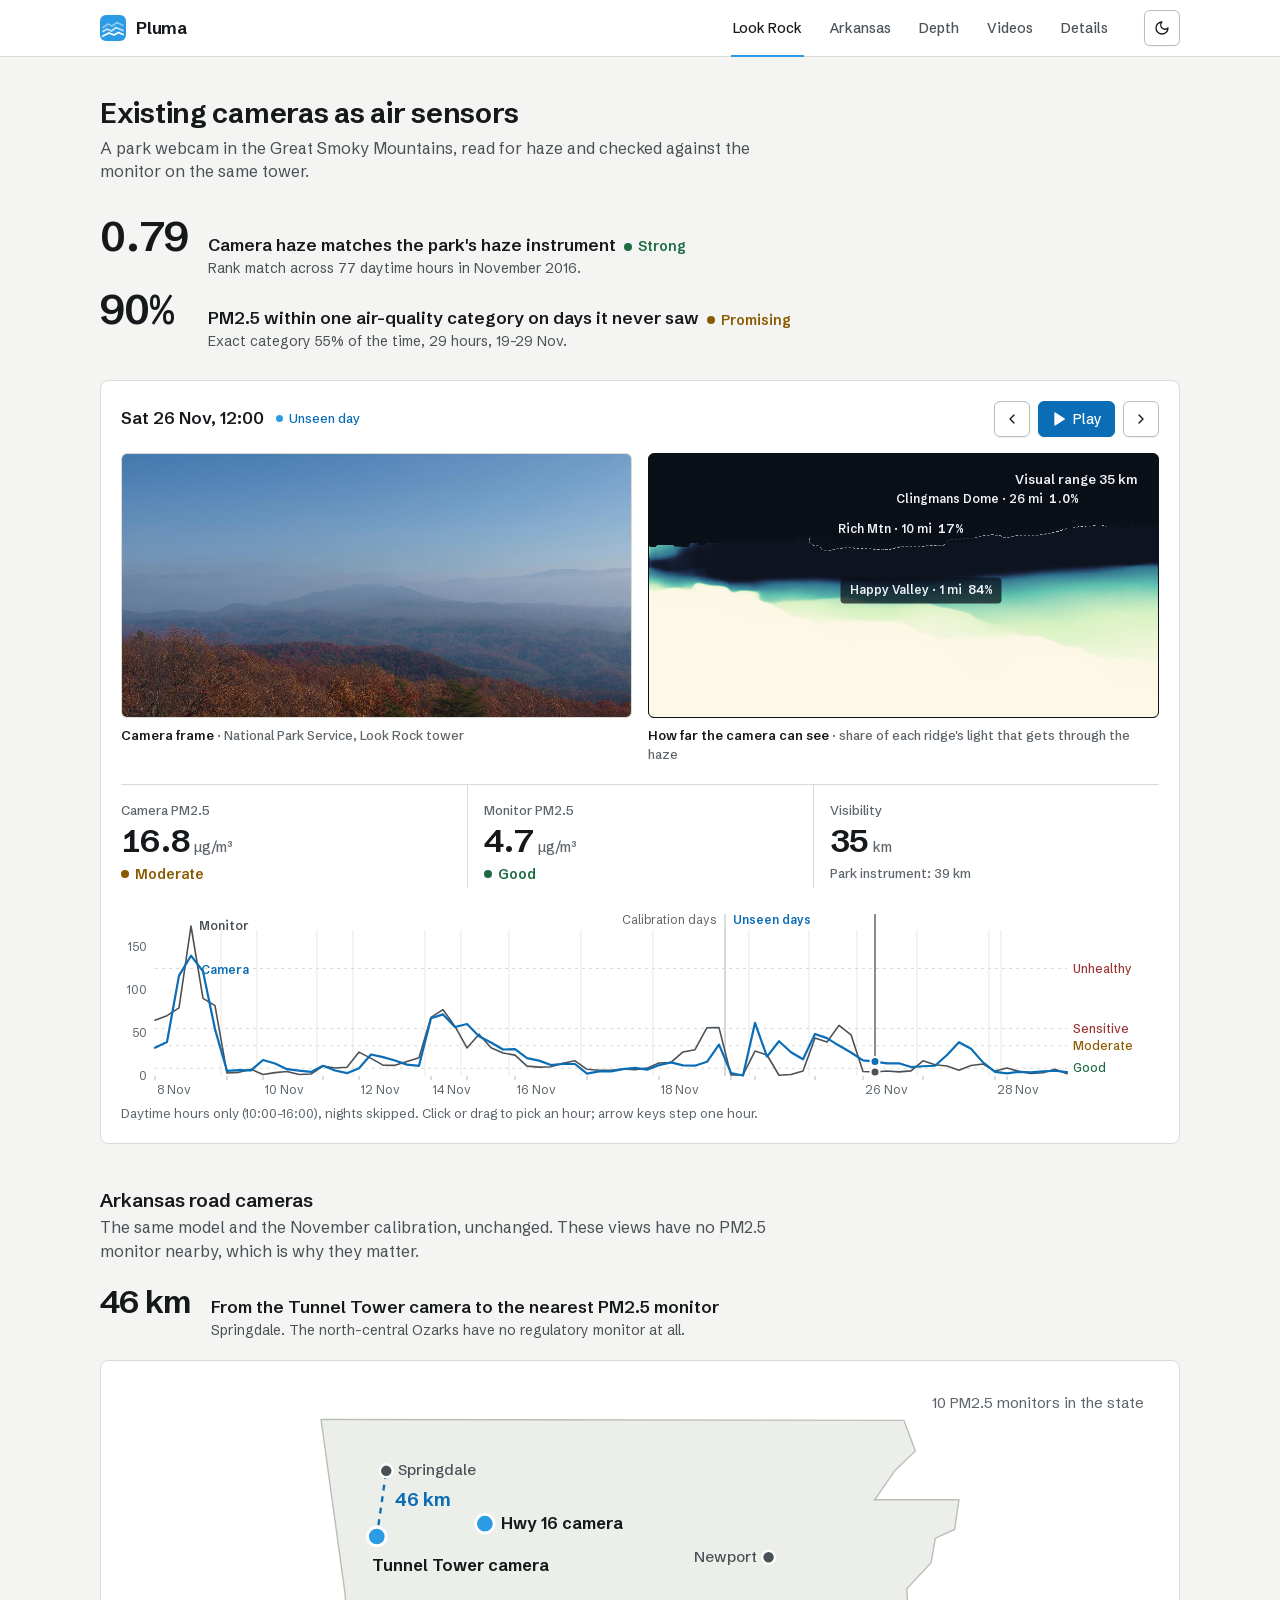
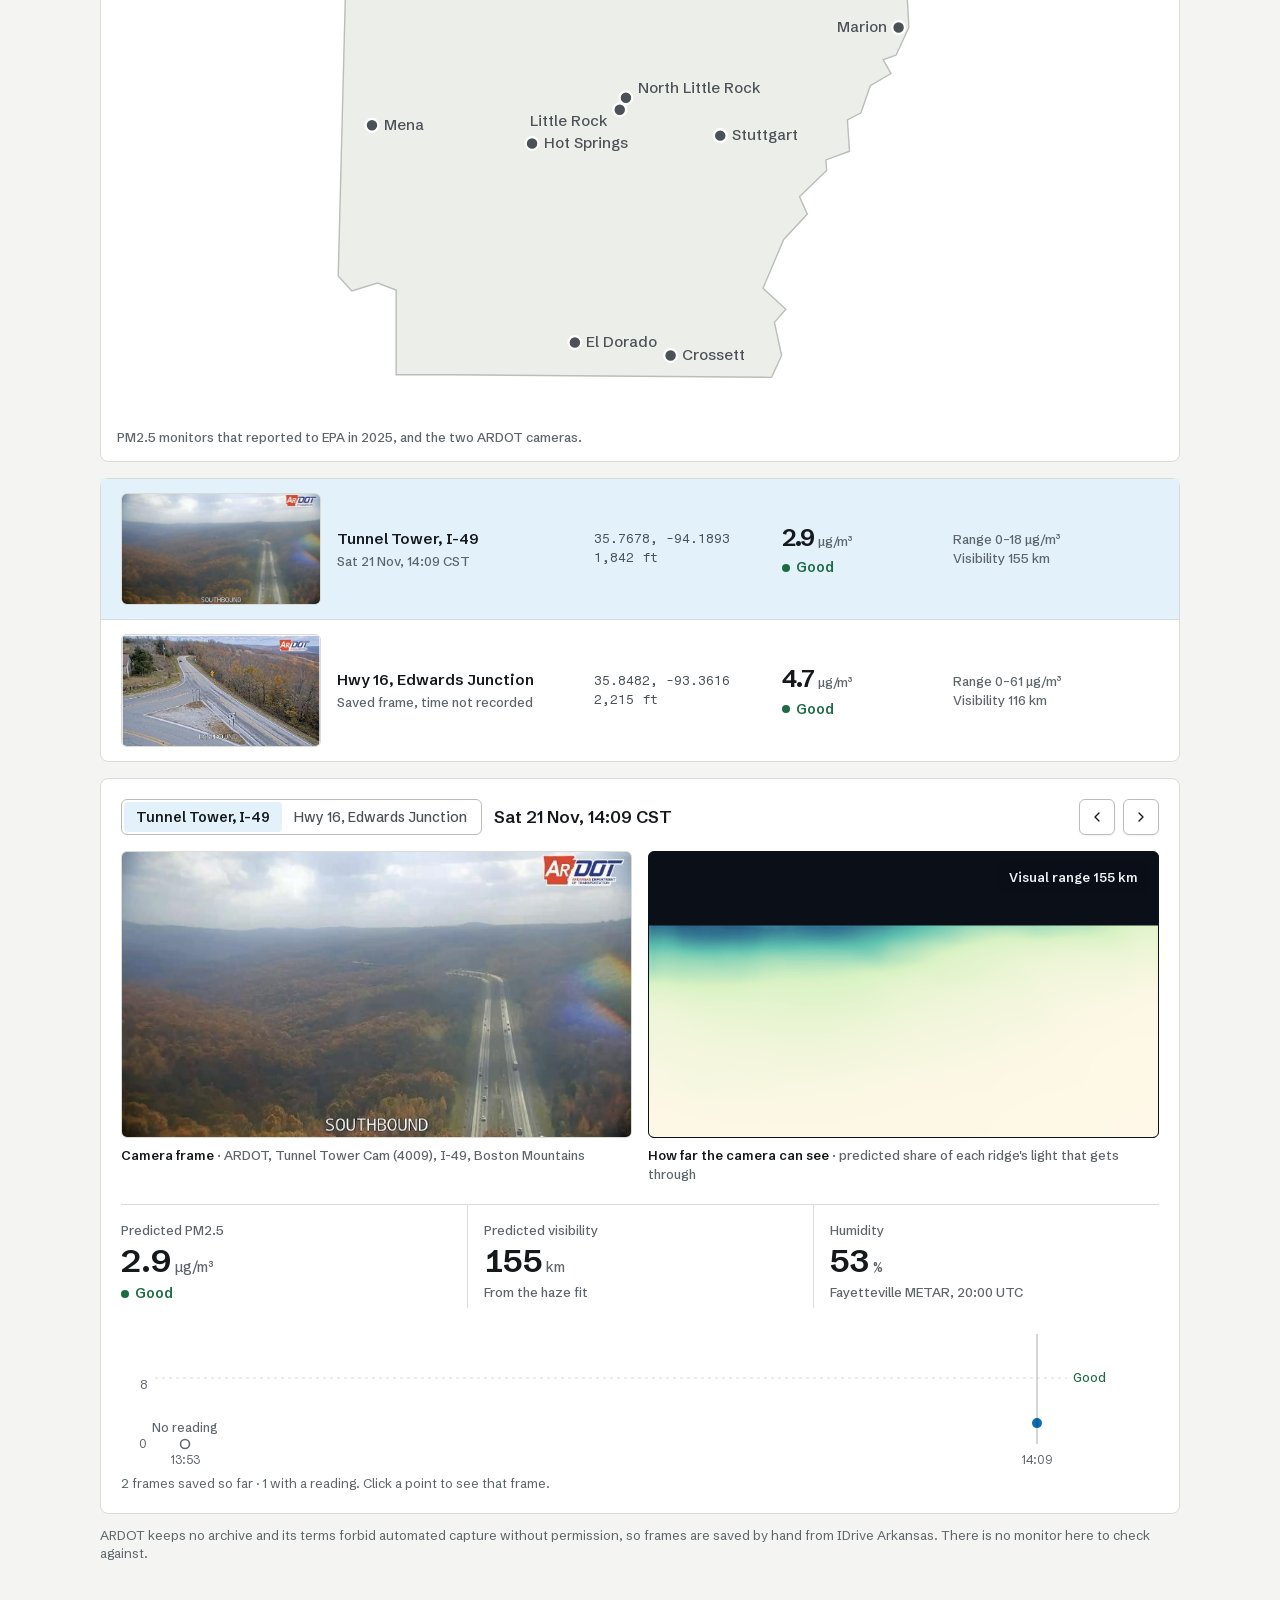
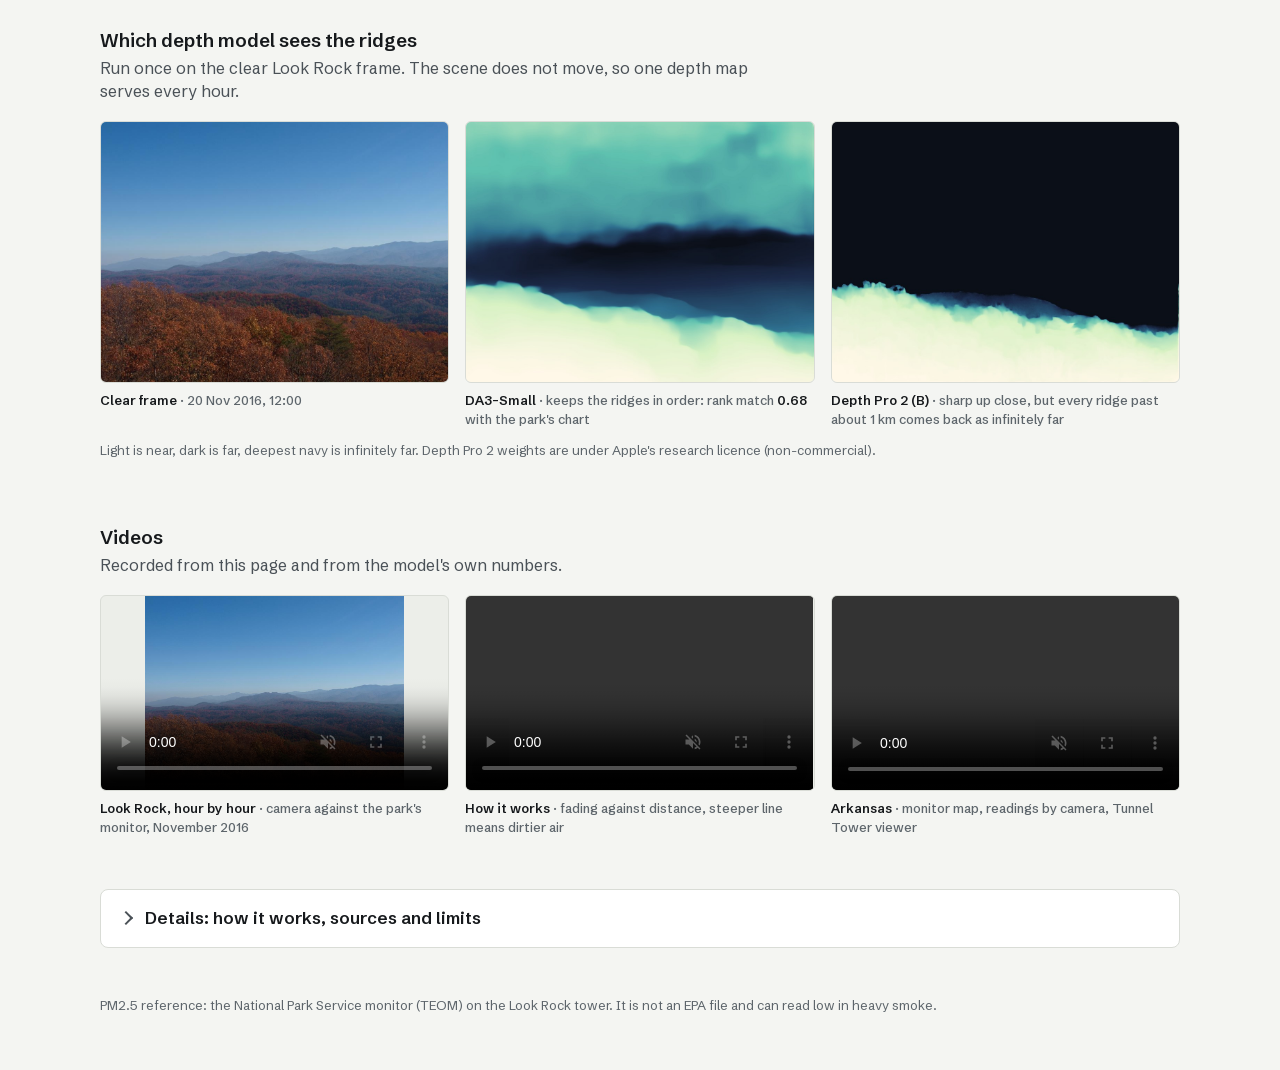
<file: site/index.html>
<!doctype html>
<html lang="en">
<head>
<meta charset="utf-8">
<meta name="viewport" content="width=device-width, initial-scale=1, viewport-fit=cover">
<title>Pluma</title>
<link rel="stylesheet" href="fonts.css">
<link rel="stylesheet" href="styles.css?v=19">
</head>
<body>
<header class="topbar">
  <div class="wrap">
    <a class="brand" href="#" aria-label="Pluma">
      <!-- mark: three ridgelines fading with distance -->
      <svg width="26" height="26" viewBox="0 0 26 26" aria-hidden="true">
        <rect width="26" height="26" rx="6" fill="var(--sky)"/>
        <path d="M3 12.5 L8 9 L12 11 L17 7.5 L23 10.5" fill="none" stroke="#fff" stroke-width="1.8" stroke-linejoin="round" stroke-linecap="round" opacity=".45"/>
        <path d="M3 16.5 L7 14 L11.5 16 L16 12.5 L23 15.5" fill="none" stroke="#fff" stroke-width="1.8" stroke-linejoin="round" stroke-linecap="round" opacity=".72"/>
        <path d="M3 21 L9 18 L14 20 L18.5 17.5 L23 19.5" fill="none" stroke="#fff" stroke-width="1.8" stroke-linejoin="round" stroke-linecap="round"/>
      </svg>
      <span>Pluma</span>
    </a>
    <nav class="nav" aria-label="Sections">
      <a href="#lookrock" aria-current="true" class="keep">Look Rock</a>
      <a href="#arkansas">Arkansas</a>
      <a href="#depth">Depth</a>
      <a href="#videos">Videos</a>
      <a href="#details">Details</a>
    </nav>
    <button class="btn icon" id="theme" aria-label="Switch light or dark">
      <svg viewBox="0 0 24 24" fill="none" stroke="currentColor" stroke-width="2" stroke-linecap="round" stroke-linejoin="round"><path d="M12 3a6 6 0 0 0 9 9 9 9 0 1 1-9-9Z"/></svg>
    </button>
  </div>
</header>

<main class="wrap">
  <section class="lead" id="lookrock">
    <h1>Existing cameras as air sensors</h1>
    <p class="sub">A park webcam in the Great Smoky Mountains, read for haze and checked against the monitor on the same tower.</p>

    <div class="answer">
      <div class="num" id="rho-ext">0.79</div>
      <div class="line">Camera haze matches the park's haze instrument<span class="status strong">Strong</span>
        <small id="rho-ext-note">Rank match across 77 daytime hours in November 2016.</small></div>
      <div class="num" id="cat-within">90%</div>
      <div class="line">PM2.5 within one air-quality category on days it never saw<span class="status promising">Promising</span>
        <small id="cat-note">Exact category 55% of the time, 29 hours, 19–29 Nov.</small></div>
    </div>
  </section>

  <div class="sheet viewer" aria-label="Hour by hour viewer">
    <div class="viewer-head">
      <div class="when" id="when">—</div>
      <div class="split" id="split">—</div>
      <div class="controls">
        <button class="btn icon" id="prev" aria-label="Previous hour"><svg viewBox="0 0 24 24" fill="none" stroke="currentColor" stroke-width="2" stroke-linecap="round" stroke-linejoin="round"><path d="m15 18-6-6 6-6"/></svg></button>
        <button class="btn primary" id="play" aria-label="Play"><svg id="play-ic" viewBox="0 0 24 24" fill="currentColor" stroke="currentColor" stroke-width="2" stroke-linejoin="round"><polygon points="6 3 20 12 6 21 6 3"/></svg><span id="play-tx">Play</span></button>
        <button class="btn icon" id="next" aria-label="Next hour"><svg viewBox="0 0 24 24" fill="none" stroke="currentColor" stroke-width="2" stroke-linecap="round" stroke-linejoin="round"><path d="m9 18 6-6-6-6"/></svg></button>
      </div>
    </div>

    <div class="pair">
      <figure class="pane">
        <div class="frame"><img id="photo" src="frames/grsm_20161126_1200.jpg" alt="Look Rock camera frame"></div>
        <figcaption><b>Camera frame</b> · National Park Service, Look Rock tower</figcaption>
      </figure>
      <figure class="pane">
        <div class="frame" id="sight-frame"><canvas id="sight" width="1000" height="520"></canvas><div class="vr-tag" id="vr-tag"></div></div>
        <figcaption><b>How far the camera can see</b> · share of each ridge's light that gets through the haze</figcaption>
      </figure>
    </div>

    <div class="readout">
      <div><div class="label">Camera PM2.5</div><div class="big" id="cam">—</div><div class="cat" id="cam-cat"></div></div>
      <div><div class="label">Monitor PM2.5</div><div class="big" id="mon">—</div><div class="cat" id="mon-cat"></div></div>
      <div><div class="label">Visibility</div><div class="big" id="vis">—</div><div class="delta" id="vis-site"></div></div>
    </div>

    <div class="timeline">
      <svg id="tl" role="slider" aria-label="Choose an hour" tabindex="0"></svg>
      <div class="hint">Daytime hours only (10:00–16:00), nights skipped. Click or drag to pick an hour; arrow keys step one hour.</div>
    </div>
  </div>

  <section class="block" id="arkansas">
    <h2>Arkansas road cameras</h2>
    <p class="sub">The same model and the November calibration, unchanged. These views have no PM2.5 monitor nearby, which is why they matter.</p>
    <div class="answer compact">
      <div class="num">46 km</div>
      <div class="line">From the Tunnel Tower camera to the nearest PM2.5 monitor
        <small>Springdale. The north-central Ozarks have no regulatory monitor at all.</small></div>
    </div>
    <figure class="sheet map-sheet" id="ark-map-wrap"><svg id="ark-map" viewBox="0 0 900 560" role="img" aria-label="Map of Arkansas PM2.5 monitors and the cameras"></svg>
      <figcaption>PM2.5 monitors that reported to EPA in 2025, and the two ARDOT cameras.</figcaption></figure>
    <div class="sheet now" id="ark-now" aria-label="Latest readings"></div>
    <div class="sheet viewer" id="ark-viewer" aria-label="Arkansas camera viewer">
      <div class="viewer-head">
        <div class="seg" role="group" aria-label="Camera" id="ark-cams"></div>
        <div class="when" id="ark-when">—</div>
        <div class="controls">
          <button class="btn icon" id="ark-prev" aria-label="Previous frame"><svg viewBox="0 0 24 24" fill="none" stroke="currentColor" stroke-width="2" stroke-linecap="round" stroke-linejoin="round"><path d="m15 18-6-6 6-6"/></svg></button>
          <button class="btn icon" id="ark-next" aria-label="Next frame"><svg viewBox="0 0 24 24" fill="none" stroke="currentColor" stroke-width="2" stroke-linecap="round" stroke-linejoin="round"><path d="m9 18 6-6-6-6"/></svg></button>
        </div>
      </div>
      <div class="pair">
        <figure class="pane">
          <div class="frame cam-frame"><img id="ark-photo" src="arkansas/tunnel/frames/ardot_4009_tunnel_tower_20261121_1353CST.jpg" alt="ARDOT camera frame"></div>
          <figcaption id="ark-cap1"><b>Camera frame</b></figcaption>
        </figure>
        <figure class="pane">
          <div class="frame cam-frame dark-frame" id="ark-sight-frame"><canvas id="ark-sight"></canvas><img id="ark-depth" src="arkansas/tunnel/depth.jpg" alt="Depth map" hidden><div class="vr-tag" id="ark-tag"></div></div>
          <figcaption id="ark-cap2"><b>How far the camera can see</b> · predicted share of each ridge's light that gets through</figcaption>
        </figure>
      </div>
      <div class="readout">
        <div><div class="label">Predicted PM2.5</div><div class="big" id="ark-pm">—</div><div class="cat" id="ark-cat"></div></div>
        <div><div class="label">Predicted visibility</div><div class="big" id="ark-vis">—</div><div class="delta" id="ark-vis-note"></div></div>
        <div><div class="label">Humidity</div><div class="big" id="ark-rh">—</div><div class="delta" id="ark-rh-src"></div></div>
      </div>
      <p class="why" id="ark-why" hidden></p>
      <div class="timeline">
        <svg id="ark-tl" role="slider" aria-label="Choose a frame" tabindex="0"></svg>
        <div class="hint" id="ark-hint"></div>
      </div>
    </div>
    <p class="note">ARDOT keeps no archive and its terms forbid automated capture without permission, so frames are saved by hand from IDrive Arkansas. There is no monitor here to check against.</p>
  </section>

  <section class="block" id="depth">
    <h2>Which depth model sees the ridges</h2>
    <p class="sub">Run once on the clear Look Rock frame. The scene does not move, so one depth map serves every hour.</p>
    <div class="trio">
      <figure class="pane"><div class="frame"><img src="depth/source.jpg" alt="Look Rock clear frame, 20 Nov 2016"></div>
        <figcaption><b>Clear frame</b> · 20 Nov 2016, 12:00</figcaption></figure>
      <figure class="pane"><div class="frame"><img src="depth/da3.jpg" alt="DA3 depth map"></div>
        <figcaption><b>DA3-Small</b> · keeps the ridges in order: rank match <b>0.68</b> with the park's chart</figcaption></figure>
      <figure class="pane"><div class="frame"><img src="depth/dp2.jpg" alt="Depth Pro 2 depth map"></div>
        <figcaption><b>Depth Pro 2 (B)</b> · sharp up close, but every ridge past about 1 km comes back as infinitely far</figcaption></figure>
    </div>
    <p class="note">Light is near, dark is far, deepest navy is infinitely far. Depth Pro 2 weights are under Apple's research licence (non-commercial).</p>
  </section>

  <section class="block" id="videos">
    <h2>Videos</h2>
    <p class="sub">Recorded from this page and from the model's own numbers.</p>
    <div class="vids">
      <figure class="pane"><video src="videos/pluma_lookrock_viewer_20s.mp4" controls muted playsinline preload="metadata" poster="depth/source.jpg"></video>
        <figcaption><b>Look Rock, hour by hour</b> · camera against the park's monitor, November 2016</figcaption></figure>
      <figure class="pane"><video src="videos/pluma_method_explainer.mp4" controls muted playsinline preload="metadata"></video>
        <figcaption><b>How it works</b> · fading against distance, steeper line means dirtier air</figcaption></figure>
      <figure class="pane"><video src="videos/pluma_arkansas_reading.mp4" controls muted playsinline preload="metadata"></video>
        <figcaption><b>Arkansas</b> · monitor map, readings by camera, Tunnel Tower viewer</figcaption></figure>
    </div>
  </section>

  <section class="block" id="details">
    <details class="details sheet">
      <summary>Details: how it works, sources and limits</summary>
      <dl class="facts">
        <div><dt>Haze model</dt><dd>Far ridges fade toward the haze brightness. How fast they fade with distance gives extinction, the light lost per kilometre (Koschmieder).</dd></div>
        <div><dt>Distances</dt><dd>Look Rock: the National Park Service landmark chart, 1 to 40 miles. Arkansas: ridge crests from AWS terrain tiles along the view, plus one estimated near distance.</dd></div>
        <div><dt>PM2.5</dt><dd>Extinction minus clean air, divided by a mass factor fitted on 8–18 Nov 2016 only. Humidity exponent fixed at 0.4.</dd></div>
        <div><dt>Reference</dt><dd>The NPS monitor (TEOM) on the Look Rock tower, read from the <a href="https://www.nps.gov/AirWebCams/grsm">NPS AirWebCams archive</a>. Not an EPA file; it can read low in heavy smoke.</dd></div>
        <div><dt>Gates</dt><dd>No reading when the sun is low or in view, humidity is above 85%, or broken cloud fills the sky. 80 of 191 November hours passed.</dd></div>
        <div><dt>Limits</dt><dd>Calibration is per season: a June 2016 test did not transfer. The camera reads the air across the valleys; the monitor reads the tower top, so they disagree when smoke lies low (26 Nov).</dd></div>
        <div><dt>Arkansas</dt><dd>Single frames, no local monitor to check against. Humidity from the <a href="https://aviationweather.gov/">Fayetteville METAR</a>. Any automated use of ARDOT cameras needs ARDOT's permission.</dd></div>
      </dl>
    </details>
  </section>
</main>

<footer class="wrap">PM2.5 reference: the National Park Service monitor (TEOM) on the Look Rock tower. It is not an EPA file and can read low in heavy smoke.</footer>
<script src="app.js?v=19"></script>
</body>
</html>
</file>
<file: site/fonts.css>
@font-face {
  font-family: 'Fragment Mono';
  font-style: normal;
  font-weight: 400;
  font-display: swap;
  src: url(fonts/FragmentMono-latin-ext.woff2) format('woff2');
  unicode-range: U+0100-02BA, U+02BD-02C5, U+02C7-02CC, U+02CE-02D7, U+02DD-02FF, U+0304, U+0308, U+0329, U+1D00-1DBF, U+1E00-1E9F, U+1EF2-1EFF, U+2020, U+20A0-20AB, U+20AD-20C4, U+2113, U+2C60-2C7F, U+A720-A7FF;
}
@font-face {
  font-family: 'Fragment Mono';
  font-style: normal;
  font-weight: 400;
  font-display: swap;
  src: url(fonts/FragmentMono-latin.woff2) format('woff2');
  unicode-range: U+0000-00FF, U+0131, U+0152-0153, U+02BB-02BC, U+02C6, U+02DA, U+02DC, U+0304, U+0308, U+0329, U+2000-206F, U+20AC, U+2122, U+2191, U+2193, U+2212, U+2215, U+FEFF, U+FFFD;
}
@font-face {
  font-family: 'Schibsted Grotesk';
  font-style: normal;
  font-weight: 400 800;
  font-display: swap;
  src: url(fonts/SchibstedGrotesk-latin-ext.woff2) format('woff2');
  unicode-range: U+0100-02BA, U+02BD-02C5, U+02C7-02CC, U+02CE-02D7, U+02DD-02FF, U+0304, U+0308, U+0329, U+1D00-1DBF, U+1E00-1E9F, U+1EF2-1EFF, U+2020, U+20A0-20AB, U+20AD-20C4, U+2113, U+2C60-2C7F, U+A720-A7FF;
}
@font-face {
  font-family: 'Schibsted Grotesk';
  font-style: normal;
  font-weight: 400 800;
  font-display: swap;
  src: url(fonts/SchibstedGrotesk-latin.woff2) format('woff2');
  unicode-range: U+0000-00FF, U+0131, U+0152-0153, U+02BB-02BC, U+02C6, U+02DA, U+02DC, U+0304, U+0308, U+0329, U+2000-206F, U+20AC, U+2122, U+2191, U+2193, U+2212, U+2215, U+FEFF, U+FFFD;
}
</file>
<file: site/styles.css>
:root {
  --paper: #f4f5f2;
  --surface: #ffffff;
  --sunken: #eceee9;
  --ink: #16191c;
  --ink-2: #4a5157;
  --ink-3: #5d656b;
  --rule: #d9dcd6;
  --rule-strong: #b9beb7;

  --sky: #2b9be6;
  --accent: #0a6db6;
  --accent-ink: #ffffff;
  --accent-soft: #e3f1fb;
  --night: #08588f;

  --strong: #1c6b43;  --strong-soft: #e1efe6;
  --promising: #8a5a00; --promising-soft: #f5ecd9;
  --weak: #5f676d;    --weak-soft: #e9ebe8;
  --no: #9b3434;      --no-soft: #f5e3e1;

  --haze-low: #e6e9e4;   /* sight map: light fully lost */
  --haze-high: #2b9be6;  /* sight map: light fully arriving */

  --font-ui: "Schibsted Grotesk", system-ui, -apple-system, "Segoe UI", sans-serif;
  --font-data: "Fragment Mono", ui-monospace, "SF Mono", Menlo, monospace;
  color-scheme: light;
}
@media (prefers-color-scheme: dark) {
  :root:not([data-theme="light"]) {
    --paper: #0f1214; --surface: #161a1d; --sunken: #1d2226;
    --ink: #e8ebe6; --ink-2: #bcc2bb; --ink-3: #9ea59e;
    --rule: #2a3034; --rule-strong: #3d464b;
    --sky: #5cb3ee; --accent: #6bbcf0; --accent-ink: #0b1620; --accent-soft: #10283a; --night: #8ccdf5;
    --strong: #5cc28a; --strong-soft: #143024; --promising: #e0b04a; --promising-soft: #32270f;
    --weak: #a0a7ad; --weak-soft: #23282b; --no: #e88080; --no-soft: #3a1c1c;
    --haze-low: #1d2226; --haze-high: #5cb3ee;
    color-scheme: dark;
  }
}
:root[data-theme="dark"] {
  --paper: #0f1214; --surface: #161a1d; --sunken: #1d2226;
  --ink: #e8ebe6; --ink-2: #bcc2bb; --ink-3: #9ea59e;
  --rule: #2a3034; --rule-strong: #3d464b;
  --sky: #5cb3ee; --accent: #6bbcf0; --accent-ink: #0b1620; --accent-soft: #10283a; --night: #8ccdf5;
  --strong: #5cc28a; --strong-soft: #143024; --promising: #e0b04a; --promising-soft: #32270f;
  --weak: #a0a7ad; --weak-soft: #23282b; --no: #e88080; --no-soft: #3a1c1c;
  --haze-low: #1d2226; --haze-high: #5cb3ee;
  color-scheme: dark;
}

* { box-sizing: border-box; }
html { background: var(--paper); }
body {
  margin: 0; background: var(--paper); color: var(--ink);
  font-family: var(--font-ui); font-size: 14px; line-height: 1.45;
  -webkit-font-smoothing: antialiased;
}
a { color: var(--accent); text-decoration: underline; text-underline-offset: 2px; }
a:hover { color: var(--night); }
:focus-visible { outline: 3px solid var(--sky); outline-offset: 2px; border-radius: 6px; }

.wrap { max-width: 1120px; margin: 0 auto; padding-inline: 20px; }

/* top bar */
.topbar { border-bottom: 1px solid var(--rule); background: var(--surface); position: sticky; top: env(safe-area-inset-top, 0px); z-index: 10; }
.topbar .wrap { display: flex; align-items: center; gap: 24px; height: 56px; }
.brand { display: flex; align-items: center; gap: 10px; text-decoration: none; color: var(--ink); }
.brand svg { display: block; }
.brand span { font-size: 17px; font-weight: 650; letter-spacing: -0.01em; }
.nav { display: flex; gap: 4px; margin-left: auto; }
.nav a { color: var(--ink-2); text-decoration: none; font-weight: 500; padding: 8px 12px; border-radius: 6px; position: relative; }
.nav a:hover { background: var(--sunken); color: var(--ink); }
.nav a[aria-current="true"] { color: var(--ink); }
.nav a[aria-current="true"]::after { content: ""; position: absolute; left: 10px; right: 10px; bottom: -11px; height: 2px; background: var(--sky); }

.btn {
  height: 36px; min-width: 36px; padding: 0 12px; border-radius: 6px; border: 1px solid var(--rule-strong);
  background: var(--surface); color: var(--ink); font: 500 14px/1 var(--font-ui);
  display: inline-flex; align-items: center; justify-content: center; gap: 6px; cursor: pointer;
  box-shadow: 0 1px 2px rgba(16, 24, 32, .05);
}
.btn:hover { background: var(--sunken); }
.btn.icon { padding: 0; width: 36px; }
.btn.primary { background: var(--accent); border-color: var(--accent); color: var(--accent-ink); }
.btn.primary:hover { background: var(--night); border-color: var(--night); }
.btn svg { width: 16px; height: 16px; }

/* lead */
.lead { padding-block: 40px 28px; }
.lead h1 { font-size: 28px; font-weight: 650; line-height: 1.2; letter-spacing: -0.01em; margin: 0 0 6px; }
.lead .sub { color: var(--ink-2); font-size: 16px; margin: 0; max-width: 68ch; }
.answer { margin-top: 28px; display: grid; grid-template-columns: auto 1fr; gap: 6px 20px; align-items: baseline; }
.answer .num { font-size: 40px; font-weight: 650; font-variant-numeric: tabular-nums; letter-spacing: -0.02em; line-height: 1.3; }
.answer .line { font-size: 17px; font-weight: 600; line-height: 1.4; }
.answer .line small { display: block; font-size: 14px; font-weight: 400; color: var(--ink-2); margin-top: 2px; max-width: 64ch; }
.status { display: inline-flex; align-items: center; gap: 6px; font-weight: 600; font-size: 14px; margin-left: 8px; }
.status::before { content: ""; width: 8px; height: 8px; border-radius: 50%; background: currentColor; }
.status.strong { color: var(--strong); }
.status.promising { color: var(--promising); }
.status.weak { color: var(--weak); }

/* sheet */
.sheet { background: var(--surface); border: 1px solid var(--rule); border-radius: 8px; }
.viewer { padding: 20px; }
.viewer-head { display: flex; align-items: center; gap: 12px; flex-wrap: wrap; margin-bottom: 16px; }
.viewer-head .when { font-size: 17px; font-weight: 600; }
.viewer-head .split { font-size: 13px; font-weight: 500; color: var(--ink-3); display: inline-flex; align-items: center; gap: 6px; }
.viewer-head .split::before { content: ""; width: 7px; height: 7px; border-radius: 50%; background: var(--rule-strong); }
.viewer-head .split.test { color: var(--accent); }
.viewer-head .split.test::before { background: var(--sky); }
.viewer-head .controls { margin-left: auto; display: flex; gap: 8px; }

.pair { display: grid; grid-template-columns: 1fr 1fr; gap: 16px; }
figure.pane { margin: 0; min-width: 0; }
.frame { position: relative; aspect-ratio: 1000 / 520; border-radius: 6px; overflow: hidden; background: var(--sunken); border: 1px solid var(--rule); }
.frame img, .frame canvas { position: absolute; inset: 0; width: 100%; height: 100%; display: block; }
.frame img { object-fit: cover; }
figcaption { margin-top: 8px; font-size: 13px; font-weight: 500; color: var(--ink-3); }
figcaption b { color: var(--ink); font-weight: 600; }
.ridge-label {
  position: absolute; transform: translate(-50%, -100%); white-space: nowrap; pointer-events: none;
  font-size: 12px; font-weight: 600; color: #eef2f7; line-height: 1.3;
  background: rgba(11, 15, 23, .72); border-radius: 4px; padding: 5px 9px;
}
.ridge-label > span { font-weight: 650; font-variant-numeric: tabular-nums; margin-left: 6px; }
.vr-tag { position: absolute; right: 10px; top: 10px; font-size: 13px; font-weight: 600; color: #eef2f7;
  background: rgba(11, 15, 23, .72); border-radius: 6px; padding: 6px 10px; }
#sight-frame { background: #0b0f17; border-color: #0b0f17; }

.readout { display: grid; grid-template-columns: repeat(3, 1fr); margin-top: 20px; border-top: 1px solid var(--rule); }
.readout > div { padding: 16px 16px 4px 0; }
.readout > div + div { padding-left: 16px; border-left: 1px solid var(--rule); }
.readout .label { font-size: 13px; font-weight: 500; color: var(--ink-3); }
.readout .big { font-size: 32px; font-weight: 650; font-variant-numeric: tabular-nums; letter-spacing: -0.02em; line-height: 1.3; margin-top: 0; }
.readout .big .unit { font-size: 14px; font-weight: 500; color: var(--ink-3); margin-left: 4px; letter-spacing: 0; }
.cat { display: inline-flex; align-items: center; gap: 6px; font-size: 14px; font-weight: 600; margin-top: 2px; }
.cat::before { content: ""; width: 8px; height: 8px; border-radius: 50%; background: currentColor; }
.cat.good { color: var(--strong); } .cat.moderate { color: var(--promising); } .cat.bad { color: var(--no); }
.delta { font-size: 13px; color: var(--ink-3); font-weight: 500; margin-top: 2px; }

.timeline { margin-top: 12px; }
.timeline svg { width: 100%; height: 200px; display: block; cursor: pointer; touch-action: none; }
.timeline .hint { font-size: 13px; color: var(--ink-3); margin-top: 4px; }

section.block { padding-block: 44px 8px; }
section.block h2 { font-size: 19px; font-weight: 600; line-height: 1.3; margin: 0 0 4px; }
section.block .sub { color: var(--ink-2); font-size: 16px; margin: 0 0 18px; max-width: 68ch; }

footer { padding-block: 40px 56px; color: var(--ink-3); font-size: 13px; }

@media (max-width: 760px) {
  .pair { grid-template-columns: 1fr; }
  .readout { grid-template-columns: 1fr; }
  .readout > div + div { border-left: 0; padding-left: 0; border-top: 1px solid var(--rule); }
  .nav a:not(.keep) { display: none; }
  .answer .num { font-size: 32px; }
  .viewer { padding: 14px; }
}

.dp { margin-inline: -0.07em; }

/* compact lead number inside sections */
.answer.compact { margin: 4px 0 20px; }
.answer.compact .num { font-size: 32px; }

/* Arkansas cards */
.cam { padding: 20px; margin-bottom: 16px; }
.cam-head { display: flex; align-items: baseline; gap: 10px; flex-wrap: wrap; }
.cam-head h3 { font-size: 17px; font-weight: 600; line-height: 1.4; margin: 0; }
.cam-head .when { margin-left: auto; font-size: 13px; color: var(--ink-3); font-weight: 500; }
.cam .say { font-size: 16px; line-height: 1.6; margin: 6px 0 16px; max-width: 68ch; color: var(--ink-2); }
.facts-row { display: grid; grid-template-columns: 1fr 1fr; gap: 0 28px; margin-top: 16px; border-top: 1px solid var(--rule); }
.facts-row > div { display: flex; justify-content: space-between; gap: 16px; padding: 10px 0; border-bottom: 1px solid var(--rule); }
.facts-row dt { color: var(--ink-3); font-weight: 500; font-size: 13px; }
.facts-row dd { margin: 0; font-weight: 600; text-align: right; }
.facts-row dd.muted { font-weight: 500; color: var(--ink-2); }

/* depth trio */
.trio { display: grid; grid-template-columns: repeat(3, 1fr); gap: 16px; }
.trio .frame { aspect-ratio: 4 / 3; }
.note { font-size: 13px; color: var(--ink-3); margin-top: 12px; }

/* details */
.details { padding: 0; }
.details summary { cursor: pointer; padding: 16px 20px; font-size: 17px; font-weight: 600; list-style: none; display: flex; align-items: center; gap: 10px; }
.details summary::-webkit-details-marker { display: none; }
.details summary::before { content: ""; width: 8px; height: 8px; border-right: 2px solid var(--ink-2); border-bottom: 2px solid var(--ink-2); transform: rotate(-45deg); transition: transform .15s; margin-right: 4px; }
.details[open] summary::before { transform: rotate(45deg); }
.details[open] summary { border-bottom: 1px solid var(--rule); }
.facts { margin: 0; padding: 4px 20px 12px; }
.facts > div { display: grid; grid-template-columns: 140px 1fr; gap: 16px; padding: 12px 0; border-bottom: 1px solid var(--rule); }
.facts > div:last-child { border-bottom: 0; }
.facts dt { font-weight: 600; }
.facts dd { margin: 0; color: var(--ink-2); line-height: 1.6; max-width: 68ch; }

@media (max-width: 760px) {
  .trio, .facts-row { grid-template-columns: 1fr; }
  .facts > div { grid-template-columns: 1fr; gap: 4px; }
}
.cam-frame { aspect-ratio: 16 / 9; }

/* segmented camera switch */
.seg { display: inline-flex; border: 1px solid var(--rule-strong); border-radius: 6px; padding: 2px; background: var(--surface); }
.seg button { height: 30px; padding: 0 12px; border: 0; background: transparent; border-radius: 4px; font: 500 14px/1 var(--font-ui); color: var(--ink-2); cursor: pointer; }
.seg button[aria-pressed="true"] { background: var(--accent-soft); color: var(--ink); font-weight: 600; }
.seg button:hover:not([aria-pressed="true"]) { background: var(--sunken); }
.dark-frame { background: #0b0f17; border-color: #0b0f17; }
.dark-frame canvas, .dark-frame img { position: absolute; inset: 0; width: 100%; height: 100%; }
.big.none { color: var(--weak); font-size: 24px; line-height: 1.3; padding-block: 4px; }
.cat.weak { color: var(--weak); }
.why { margin: 14px 0 0; padding-top: 12px; border-top: 1px solid var(--rule); font-size: 14px; line-height: 1.6; color: var(--ink-2); max-width: 80ch; }
.why b { color: var(--ink); font-weight: 600; }
#ark-tl { height: 150px; }

[hidden] { display: none !important; }

/* latest readings by location */
.now { margin-bottom: 16px; }
.now-row { display: grid; grid-template-columns: 1.6fr 1fr 0.9fr 1.3fr; gap: 16px; align-items: center; padding: 14px 20px; border-top: 1px solid var(--rule); cursor: pointer; }
.now-row:first-child { border-top: 0; }
.now-row:hover { background: var(--sunken); }
.now-row[aria-current="true"] { background: var(--accent-soft); }
.now-row .nm { font-weight: 600; font-size: 15px; }
.now-row .nm small { display: block; font-weight: 500; font-size: 13px; color: var(--ink-3); margin-top: 2px; }
.now-row .loc { font-family: var(--font-data); font-size: 13px; color: var(--ink-2); }
.now-row .val { font-size: 24px; font-weight: 650; letter-spacing: -0.01em; }
.now-row .val .unit { font-size: 13px; font-weight: 500; color: var(--ink-3); margin-left: 3px; }
.now-row .val.none { font-size: 15px; color: var(--weak); font-weight: 600; }
.now-row .rng { font-size: 13px; color: var(--ink-3); font-weight: 500; }
@media (max-width: 760px) { .now-row { grid-template-columns: 1fr 1fr; } }

.big .dp, .num .dp, .val .dp { margin-inline: -0.13em; }

.map-sheet { margin: 0 0 16px; padding: 12px 16px 14px; }
.map-sheet svg { width: 100%; height: auto; display: block; }
.map-sheet figcaption { margin-top: 4px; }

.val .dp { margin-inline: -0.04em; }

.now-row { grid-template-columns: 200px 1.4fr 1fr 0.9fr 1.2fr; }
.now-row .thumb { width: 200px; aspect-ratio: 16 / 9; object-fit: cover; border-radius: 6px; border: 1px solid var(--rule); display: block; }
@media (max-width: 760px) { .now-row { grid-template-columns: 1fr 1fr; } .now-row .thumb { width: 100%; grid-column: 1 / -1; } }

.vids { display: grid; grid-template-columns: repeat(3, 1fr); gap: 16px; }
.vids video { width: 100%; aspect-ratio: 16 / 9; display: block; border-radius: 6px; border: 1px solid var(--rule); background: var(--sunken); object-fit: contain; }
@media (max-width: 760px) { .vids { grid-template-columns: 1fr; } }
</file>
